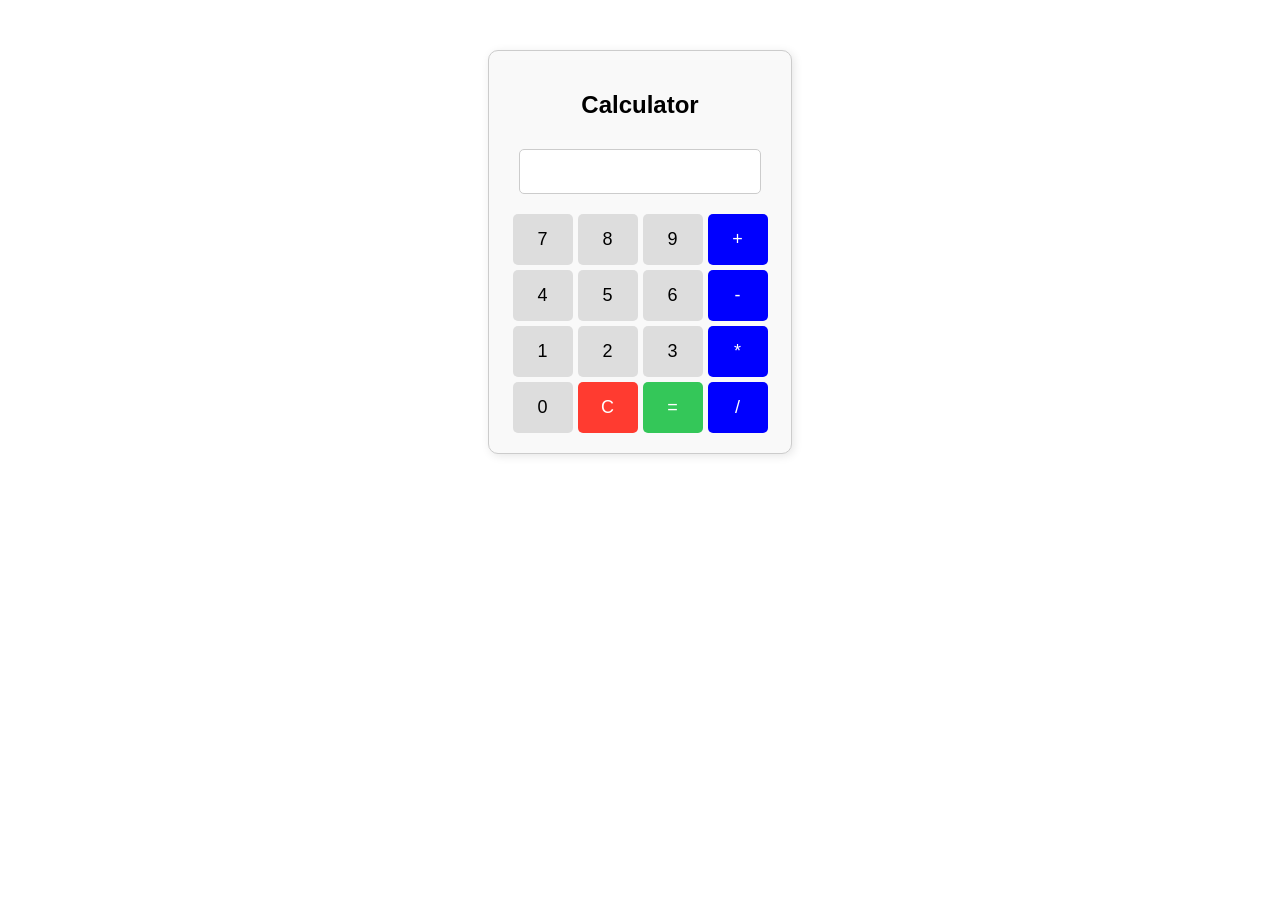
<file: EDGE/Mid term/calculator.html>
<!DOCTYPE html>
<html lang="en">
<head>
    <meta charset="UTF-8">
    <meta name="viewport" content="width=device-width, initial-scale=1.0">
    <title>Calculator</title>
    <link rel="stylesheet" href="style.css">
</head>
<body>
    <div class="calculator">
        <h2>Calculator</h2>
        <input type="text" id="display" readonly>
        <div class="buttons">
            <button class="btn" data-value="7">7</button>
            <button class="btn" data-value="8">8</button>
            <button class="btn" data-value="9">9</button>
            <button class="btn operator" data-value="+">+</button>
            <button class="btn" data-value="4">4</button>
            <button class="btn" data-value="5">5</button>
            <button class="btn" data-value="6">6</button>
            <button class="btn operator" data-value="-">-</button>
            <button class="btn" data-value="1">1</button>
            <button class="btn" data-value="2">2</button>
            <button class="btn" data-value="3">3</button>
            <button class="btn operator" data-value="*">*</button>
            <button class="btn" data-value="0">0</button>
            <button class="btn clear" data-value="C">C</button>
            <button class="btn equal" data-value="=">=</button>
            <button class="btn operator" data-value="/">/</button>
        </div>
    </div>
    <script>
        class Calculator {
            constructor(displayElement) {
                this.displayElement = displayElement;
                this.displayElement.value = "";
            }

            appendValue(value) {
                if (value >= '0' && value <= '9') {
                    this.displayElement.value += value;
                } else if (["+", "-", "*", "/"].includes(value)) {
                    if (this.displayElement.value.length > 0 && !isNaN(this.displayElement.value[this.displayElement.value.length - 1])) {
                        this.displayElement.value += value;
                    }
                } else if (value === "C") {
                    this.clearDisplay();
                } else if (value === "=") {
                    this.calculate();
                }
            }

            clearDisplay() {
                this.displayElement.value = "";
            }

            calculate() {
                try {
                    this.displayElement.value = eval(this.displayElement.value);
                } catch (error) {
                    this.displayElement.value = "Error";
                }
            }
        }

        const display = document.getElementById("display");
        const calculator = new Calculator(display);
        const buttons = document.querySelectorAll(".btn");

        buttons.forEach(button => {
            button.addEventListener("click", () => {
                const value = button.getAttribute("data-value");
                calculator.appendValue(value);
            });
        });
    </script>
</body>
</html>
</file>
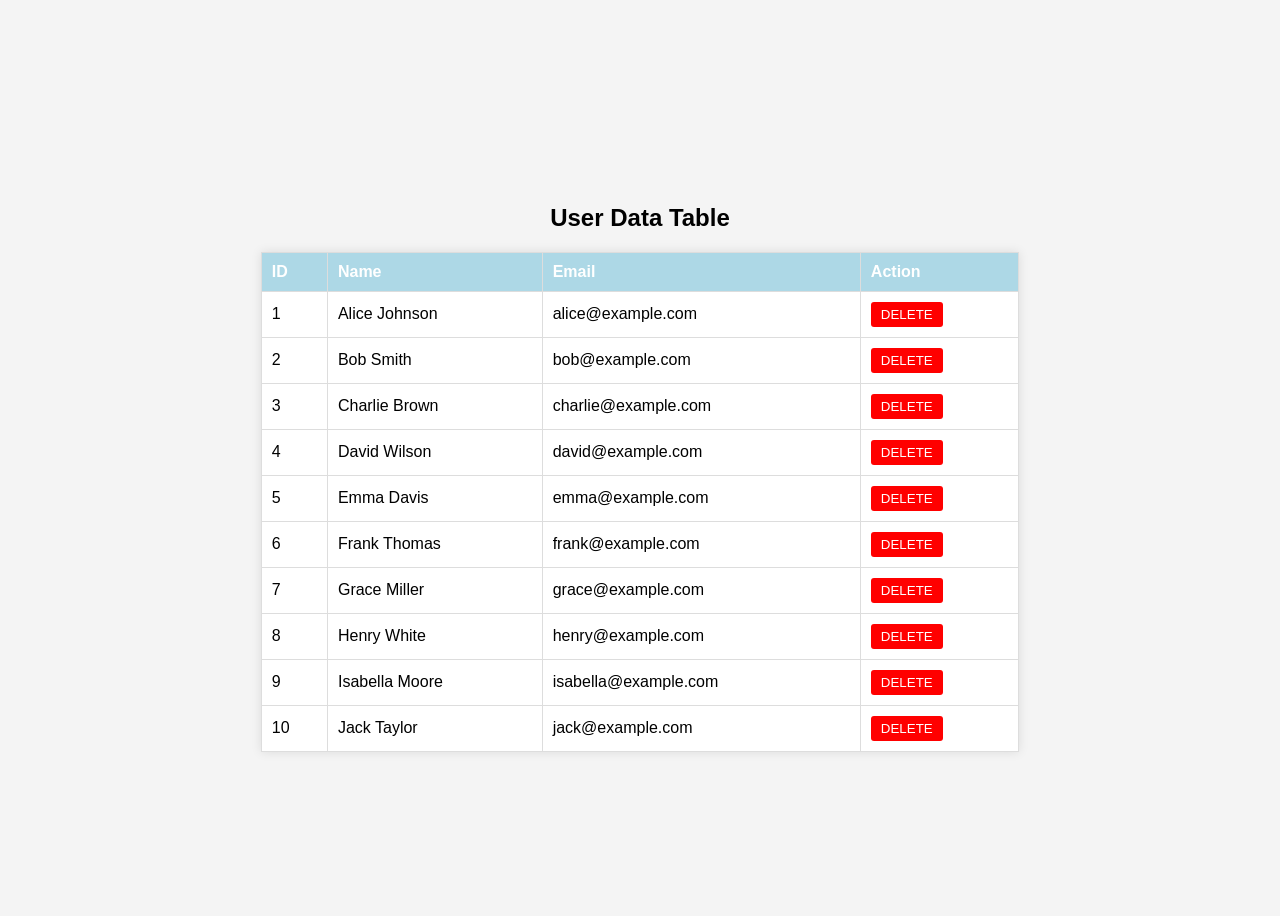
<file: EDGE/Mid term/json.html>
<!DOCTYPE html>
<html lang="en">
<head>
    <meta charset="UTF-8">
    <meta name="viewport" content="width=device-width, initial-scale=1.0">
    <title>JSON Table</title>
    <style>
        body {
            font-family: Arial, sans-serif;
            display: flex;
            justify-content: center;
            align-items: center;
            height: 100vh;
            background-color: #f4f4f4;
            flex-direction: column;
        }

        .container {
            width: 60%;
            margin-top: 20px;
        }

        h2 {
            text-align: center;
        }

        table {
            width: 100%;
            border-collapse: collapse;
            background: white;
            box-shadow: 0px 0px 10px rgba(0, 0, 0, 0.1);
        }

        th, td {
            border: 1px solid #ddd;
            padding: 10px;
            text-align: left;
        }

        th {
            background: lightblue;
            color: white;
        }

        td button {
            background: red;
            color: white;
            border: none;
            padding: 5px 10px;
            cursor: pointer;
            border-radius: 3px;
        }

        td button:hover {
            background: darkred;
        }
    </style>
</head>
<body>

    <div class="container">
        <h2>User Data Table</h2>
        <table id="dataTable">
            <thead>
                <tr>
                    <th>ID</th>
                    <th>Name</th>
                    <th>Email</th>
                    <th>Action</th>
                </tr>
            </thead>
            <tbody>

            </tbody>
        </table>
    </div>

    <script>

        const jsonData = [
            { "id": 1, "name": "Alice Johnson", "email": "alice@example.com" },
            { "id": 2, "name": "Bob Smith", "email": "bob@example.com" },
            { "id": 3, "name": "Charlie Brown", "email": "charlie@example.com" },
            { "id": 4, "name": "David Wilson", "email": "david@example.com" },
            { "id": 5, "name": "Emma Davis", "email": "emma@example.com" },
            { "id": 6, "name": "Frank Thomas", "email": "frank@example.com" },
            { "id": 7, "name": "Grace Miller", "email": "grace@example.com" },
            { "id": 8, "name": "Henry White", "email": "henry@example.com" },
            { "id": 9, "name": "Isabella Moore", "email": "isabella@example.com" },
            { "id": 10, "name": "Jack Taylor", "email": "jack@example.com" }
        ];

        function loadTable() {
            const tableBody = document.querySelector("#dataTable tbody");
            tableBody.innerHTML = ""; 

            jsonData.forEach((item, index) => {
                const row = document.createElement("tr");
                row.innerHTML = `
                    <td>${item.id}</td>
                    <td>${item.name}</td>
                    <td>${item.email}</td>
                    <td><button onclick="deleteRow(${index})">DELETE</button></td>
                `;
                tableBody.appendChild(row);
            });
        }


        function deleteRow(index) {
            jsonData.splice(index, 1); 
            loadTable(); 
        }

        window.onload = loadTable;
    </script>

</body>
</html>
</file>
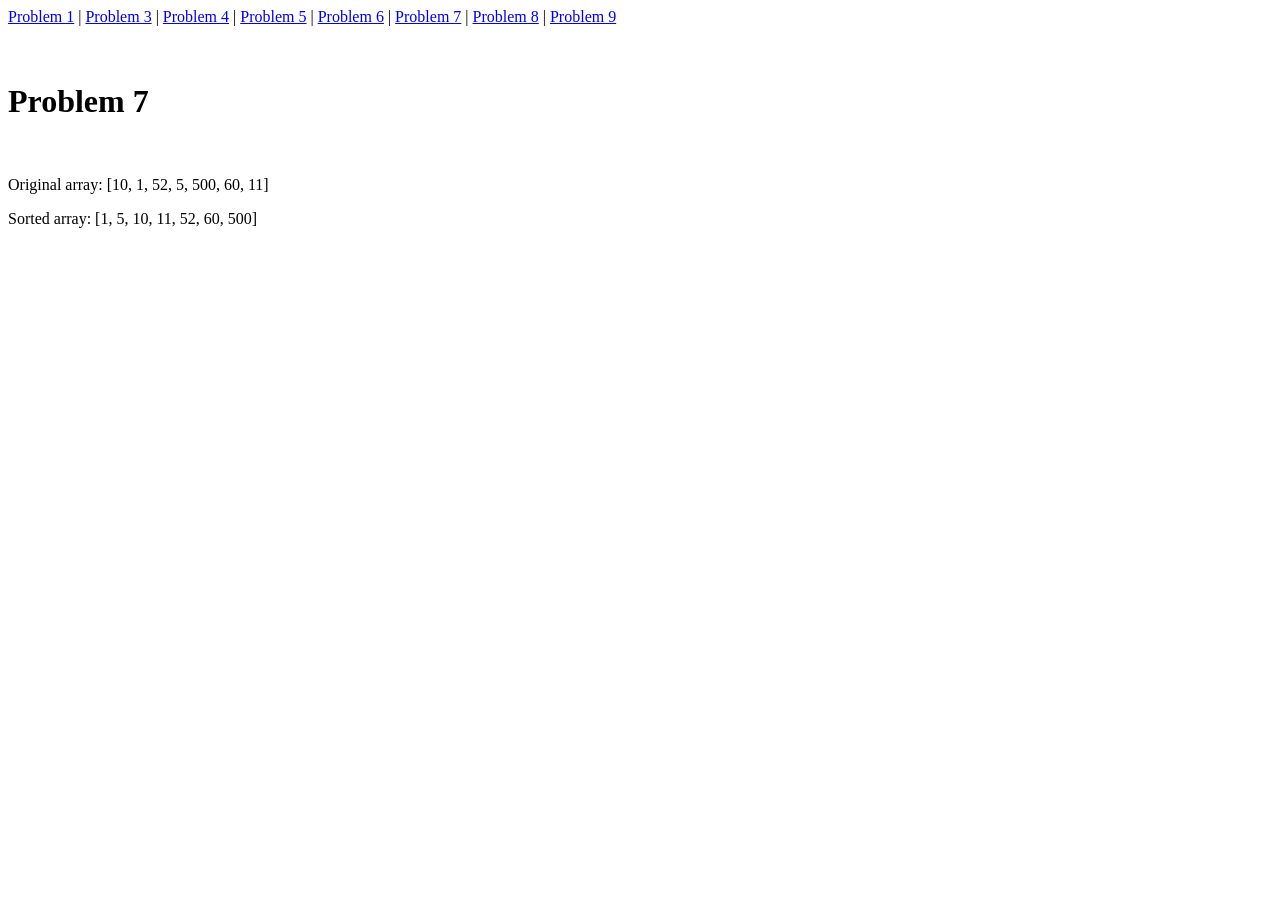
<file: EDGE/Final/Final Exam/answers/seven.html>
<!DOCTYPE html>
<html lang="en">
<head>
    <meta charset="UTF-8">
    <meta name="viewport" content="width=device-width, initial-scale=1.0">
    <title>Problem 7 - Array Sorting</title>
</head>
<body>
    <nav>
        <a href="one.html">Problem 1</a> |
        <a href="three.html">Problem 3</a> |
        <a href="four.html">Problem 4</a> |
        <a href="five.html">Problem 5</a> |
        <a href="six.html">Problem 6</a> |
        <a href="seven.html">Problem 7</a> |
        <a href="eight.html">Problem 8</a> |
        <a href="nine.html">Problem 9</a>
    </nav>
    <br><br>
    <h1>Problem 7</h1><br>
    <div>
        <p>Original array: [10, 1, 52, 5, 500, 60, 11]</p>
        <p>Sorted array: <span id="sortedArray"></span></p>
    </div>

    <script>
        let numbers = [10, 1, 52, 5, 500, 60, 11];
        numbers.sort((a, b) => a - b);
        document.getElementById('sortedArray').textContent = `[${numbers.join(', ')}]`;
    </script>
</body>
</html>
</file>
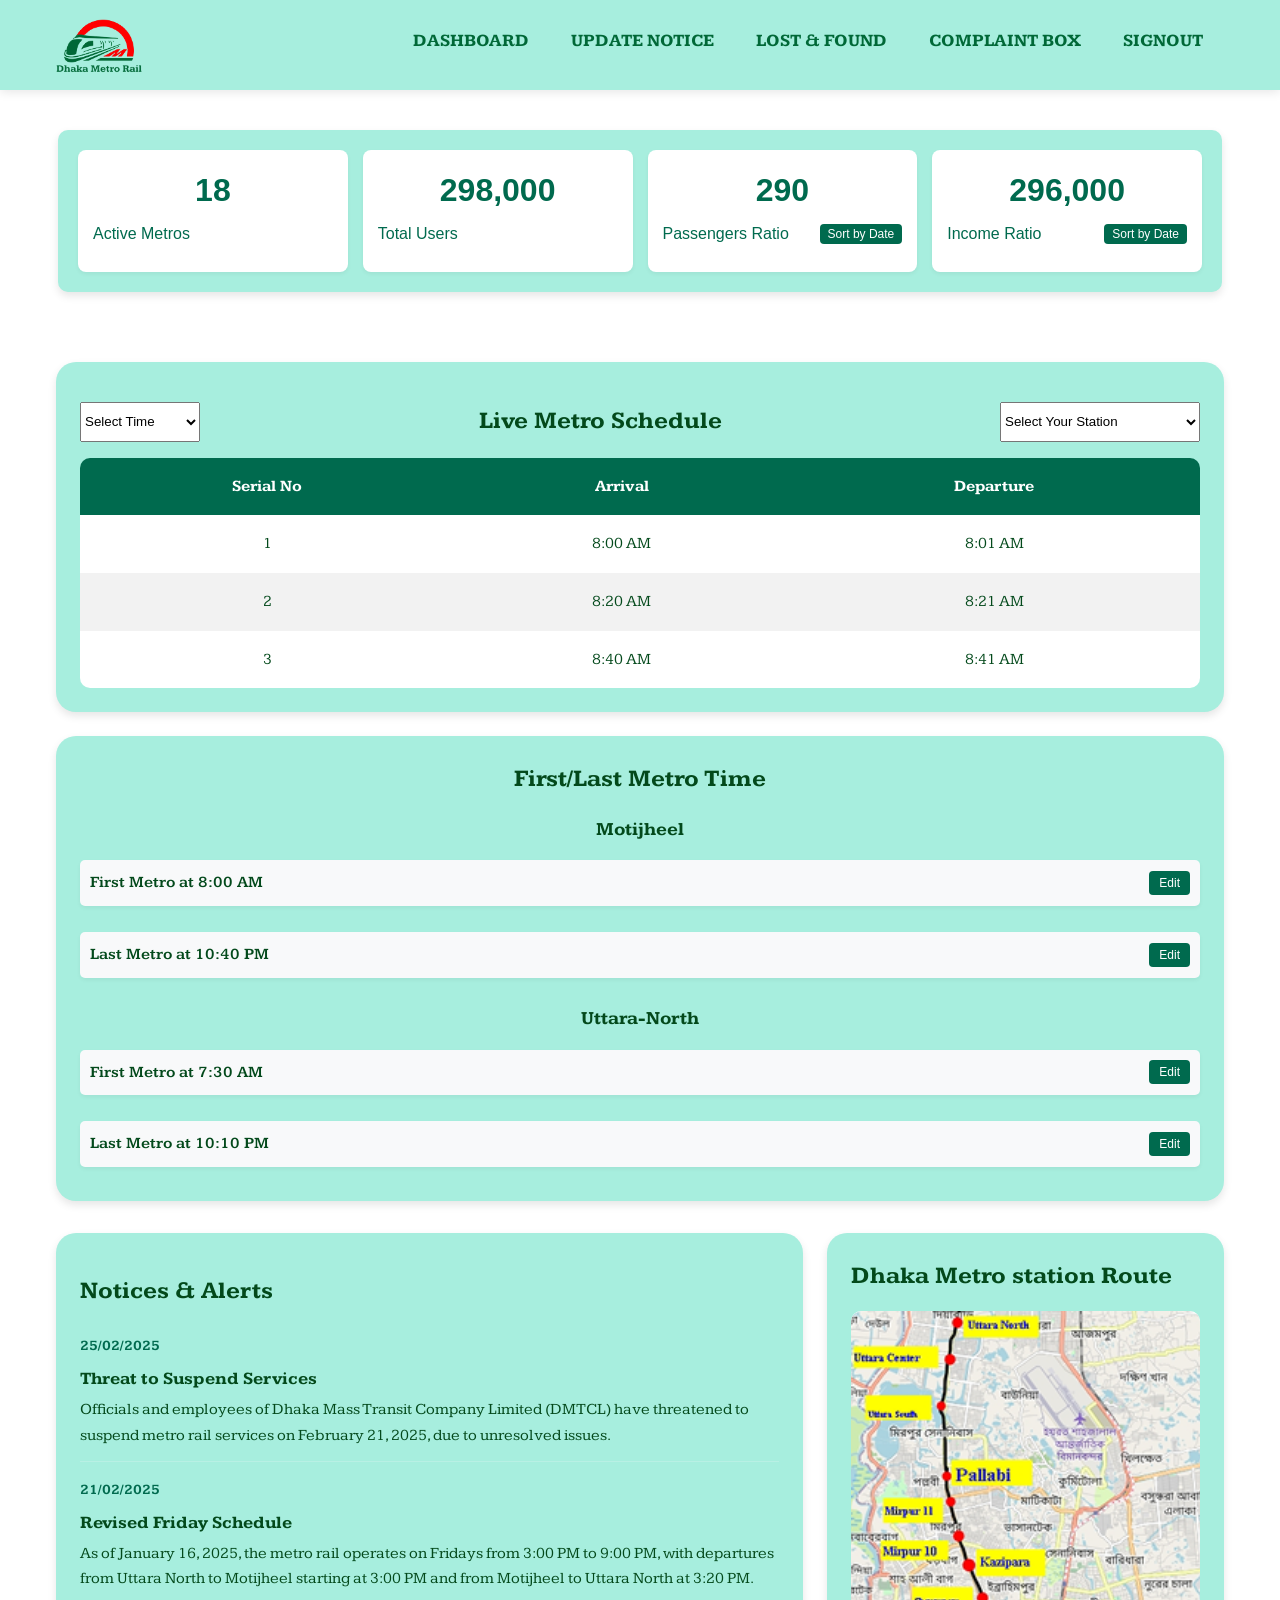
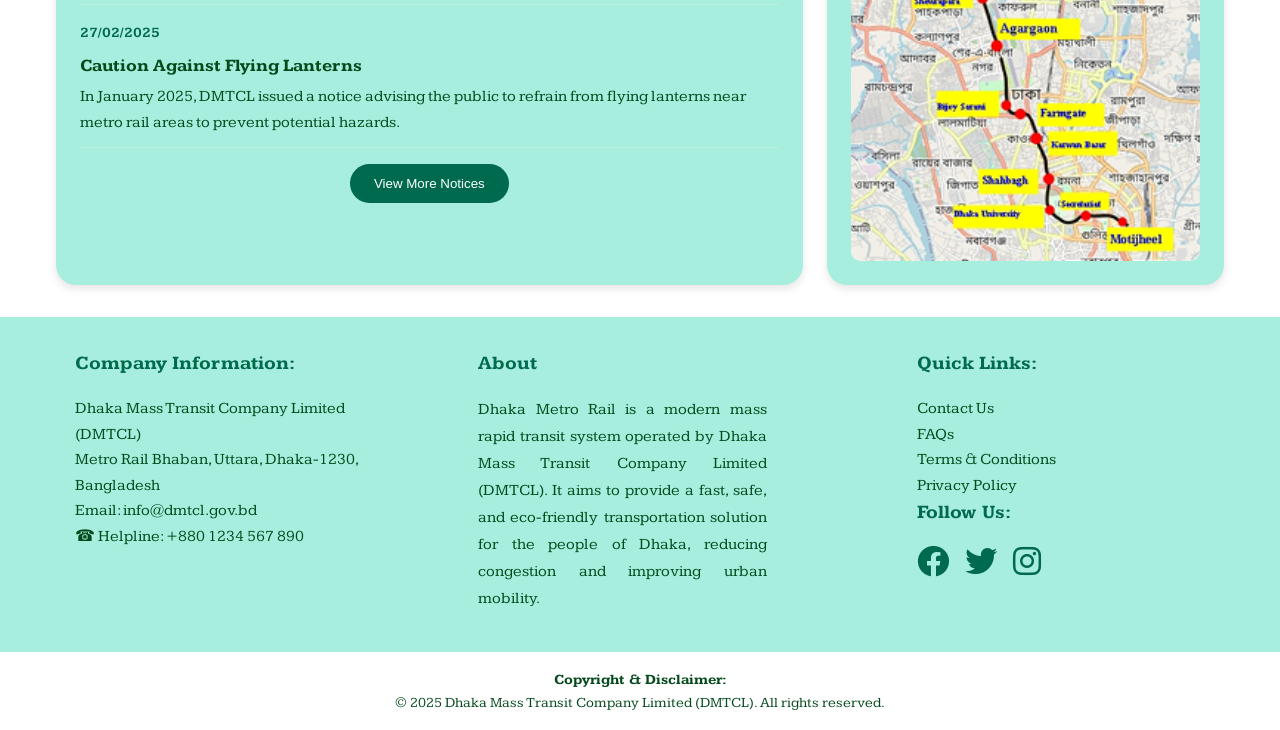
<file: EDGE/Final/Final Project/Dhaka Metro Rail Ticketing System/admindashboard.html>
<!DOCTYPE html>
<html lang="en">
<head>
    <meta charset="UTF-8">
    <meta name="viewport" content="width=device-width, initial-scale=1.0">
    <title>Dhaka Metro Rail</title>
    <link rel="stylesheet" href="https://fonts.googleapis.com/css2?family=Kameron:wght@400;700&display=swap">
    <link rel="stylesheet" href="https://cdnjs.cloudflare.com/ajax/libs/font-awesome/6.0.0/css/all.min.css">
    <link rel="stylesheet" href="css/body.css">
    <link rel="stylesheet" href="css/header.css">
    <link rel="stylesheet" href="css/main.css">
    <link rel="stylesheet" href="css/dasboard.css">
    <link rel="stylesheet" href="css/Footer.css">
    <script src="Js/dashboard.js"></script>
    <script src="Js/index.js"></script>
</head>
<body>
    <header>
        <div class="container header-content">
            <div class="logo">
                <img src="picture/logo.png" alt="Dhaka Metro Rail" />
            </div>
            <button class="hamburger-btn" id="menu-toggle" aria-label="Toggle menu" aria-expanded="false">
                <i class="fas fa-bars"></i>
            </button>
            <nav>
                <ul class="nav-links" id="nav-links">
                    <li><a href="admindashboard.html">DASHBOARD</a></li>
                    <li><a href="updatenotice.html">UPDATE NOTICE</a></li>
                    <li><a href="lost&found.html">LOST & FOUND</a></li>
                    <li><a href="complain.html">COMPLAINT BOX</a></li>
                    <li><a href="index.html" id="signout-link">SIGNOUT</a></li>
                </ul>
            </nav>
        </div>
    </header>


    <div class="stats-card">
        <div class="stats-container">
            <div class="stat-box">
                <div class="stat-value" id="activeMetros">18</div>
                <div class="stat-label">Active Metros</div>
            </div>
            
            <div class="stat-box">
                <div class="stat-value" id="totalUsers">298,000</div>
                <div class="stat-label">Total Users</div>
            </div>
            
            <div class="stat-box">
                <div class="stat-value" id="passengersRatio">290</div>
                <div class="stat-label">
                    <span>Passengers Ratio</span>
                    <button class="sort-btn" onclick="toggleDatePicker('passengers')">Sort by Date</button>
                </div>
                <div class="date-picker" id="passengersDatePicker">
                    <input type="date" id="passengersDateInput">
                    <button onclick="applyDateFilter('passengers')">Apply</button>
                </div>
            </div>
            
            <div class="stat-box">
                <div class="stat-value" id="incomeRatio">296,000</div>
                <div class="stat-label">
                    <span>Income Ratio</span>
                    <button class="sort-btn" onclick="toggleDatePicker('income')">Sort by Date</button>
                </div>
                <div class="date-picker" id="incomeDatePicker">
                    <input type="date" id="incomeDateInput">
                    <button onclick="applyDateFilter('income')">Apply</button>
                </div>
            </div>
        </div>
    </div>

    <main class="container">
        <section>
            <div style="padding-top: 40px;" class="content-row">
                <div class="card schedule-card">
                    <div class="schedule-header">
                        <select class="form-control time-select">
                            <option value="">Select Time</option>
                            <option value="08:00">08:00 AM</option>
                            <option value="09:00">09:00 AM</option>
                            <option value="10:00">10:00 AM</option>
                            <option value="11:00">11:00 AM</option>
                            <option value="12:00">12:00 PM</option>
                            <option value="13:00">01:00 PM</option>
                            <option value="14:00">02:00 PM</option>
                            <option value="15:00">03:00 PM</option>
                            <option value="16:00">04:00 PM</option>
                            <option value="17:00">05:00 PM</option>
                            <option value="18:00">06:00 PM</option>
                            <option value="19:00">07:00 PM</option>
                            <option value="20:00">08:00 PM</option>
                            <option value="21:00">09:00 PM</option>
                            <option value="22:00">10:00 PM</option>
                        </select>
                        <h2>Live Metro Schedule</h2>
                        <select class="form-control station-select">
                            <option value="" disabled selected>Select Your Station</option>
                            <option value="uttara-north">Uttara North</option>
                            <option value="uttara-center">Uttara Center</option>
                            <option value="uttara-south">Uttara South</option>
                            <option value="pallabi">Pallabi</option>
                            <option value="mirpur-11">Mirpur-11</option>
                            <option value="mirpur-10">Mirpur-10</option>
                            <option value="kazipara">Kazipara</option>
                            <option value="shewrapara">Shewrapara</option>
                            <option value="agargaon">Agargaon</option>
                            <option value="bijoy-sarani">Bijoy Sarani</option>
                            <option value="farmgate">Farmgate</option>
                            <option value="karwan-bazar">Karwan Bazar</option>
                            <option value="shahbagh">Shahbagh</option>
                            <option value="dhaka-university">Dhaka University</option>
                            <option value="bangladesh-secretariat">Bangladesh Secretariat</option>
                            <option value="motijheel">Motijheel</option>
                        </select>
                    </div>
                    
                    <div class="table-container">
                        <table>
                            <thead>
                                <tr>
                                    <th>Serial No</th>
                                    <th>Arrival</th>
                                    <th>Departure</th>
                                </tr>
                            </thead>
                            <tbody>
                                <tr>
                                    <td>1</td>
                                    <td>8:00 AM</td>
                                    <td>8:01 AM</td>
                                </tr>
                                <tr>
                                    <td>2</td>
                                    <td>8:20 AM</td>
                                    <td>8:21 AM</td>
                                </tr>
                                <tr>
                                    <td>3</td>
                                    <td>8:40 AM</td>
                                    <td>8:41 AM</td>
                                </tr>
                            </tbody>
                        </table>
                    </div>
                </div>
                
                <div class="card metro-times">
                    <h2>First/Last Metro Time</h2>
                    <h3>Motijheel</h3>
                    <div class="time-box">
                        <span class="time-value">First Metro at 8:00 AM</span>
                        <button class="edit-time-btn" onclick="enableTimeEdit('motijheel-first')">Edit</button>
                        <div class="time-edit" id="motijheel-first-edit">
                            <input type="time" id="motijheel-first-input" value="08:00">
                            <button onclick="saveTimeEdit('motijheel-first')">Save</button>
                            <button onclick="cancelTimeEdit('motijheel-first')">Cancel</button>
                        </div>
                    </div>
                    <div class="time-box">
                        <span style="text-align: center;" class="time-value">Last Metro at 10:40 PM</span>
                        <button class="edit-time-btn" onclick="enableTimeEdit('motijheel-last')">Edit</button>
                        <div class="time-edit" id="motijheel-last-edit">
                            <input type="time" id="motijheel-last-input" value="22:40">
                            <button onclick="saveTimeEdit('motijheel-last')">Save</button>
                            <button onclick="cancelTimeEdit('motijheel-last')">Cancel</button>
                        </div>
                    </div>
                    <h3>Uttara-North</h3>
                    <div class="time-box">
                        <span class="time-value">First Metro at 7:30 AM</span>
                        <button class="edit-time-btn" onclick="enableTimeEdit('uttara-first')">Edit</button>
                        <div class="time-edit" id="uttara-first-edit">
                            <input type="time" id="uttara-first-input" value="07:30">
                            <button onclick="saveTimeEdit('uttara-first')">Save</button>
                            <button onclick="cancelTimeEdit('uttara-first')">Cancel</button>
                        </div>
                    </div>
                    <div class="time-box">
                        <span class="time-value">Last Metro at 10:10 PM</span>
                        <button class="edit-time-btn" onclick="enableTimeEdit('uttara-last')">Edit</button>
                        <div class="time-edit" id="uttara-last-edit">
                            <input type="time" id="uttara-last-input" value="22:10">
                            <button onclick="saveTimeEdit('uttara-last')">Save</button>
                            <button onclick="cancelTimeEdit('uttara-last')">Cancel</button>
                        </div>
                    </div>
                </div>
            </div>
        </section>

        <section class="content-row">
            <div class="card notices-card">
                <h2 class="section-title">Notices & Alerts</h2>
                <div class="notices">
                    <div class="notice-item">
                        <div class="notice-date">25/02/2025</div>
                        <h3 class="notice-title">Threat to Suspend Services</h3>
                        <p>Officials and employees of Dhaka Mass Transit Company Limited (DMTCL) have threatened to suspend metro rail services on February 21, 2025, due to unresolved issues.</p>
                    </div>
                    
                    <div class="notice-item">
                        <div class="notice-date">21/02/2025</div>
                        <h3 class="notice-title">Revised Friday Schedule</h3>
                        <p>As of January 16, 2025, the metro rail operates on Fridays from 3:00 PM to 9:00 PM, with departures from Uttara North to Motijheel starting at 3:00 PM and from Motijheel to Uttara North at 3:20 PM.</p>
                    </div>
                    
                    <div class="notice-item">
                        <div class="notice-date">27/02/2025</div>
                        <h3 class="notice-title">Caution Against Flying Lanterns</h3>
                        <p>In January 2025, DMTCL issued a notice advising the public to refrain from flying lanterns near metro rail areas to prevent potential hazards.</p>
                    </div>
                    <button id="viewAllBtn" class="btn">
                        <a href="notice.html">View More Notices</a>
                    </button>
                </div>
            </div>
            
            <div class="card metro-map-card">
                <h2>Dhaka Metro station Route</h2>
                <div class="map-container">
                    <img src="picture/station list.png" alt="Metro Map">
                </div>
            </div>
        </section>
    </main>

    <footer class="footer">
        <div class="footer-container">
            <div class="footer-section">
                <h3>Company Information:</h3>
                <p>Dhaka Mass Transit Company Limited (DMTCL)</p>
                <p>Metro Rail Bhaban, Uttara, Dhaka-1230, Bangladesh</p>
                <p>Email: info@dmtcl.gov.bd</p>
                <p>☎ Helpline: +880 1234 567 890</p>
            </div>
            <div style="margin-left: 50px;padding-left: 50px;" class="footer-section">
                <h3>About</h3>
                <p style="line-height: 3ch;text-align: justify;">Dhaka Metro Rail is a modern mass rapid transit system operated by Dhaka Mass Transit Company Limited (DMTCL). It aims to provide a fast, safe, and eco-friendly transportation solution for the people of Dhaka, reducing congestion and improving urban mobility.</p>
            </div>
            <div style="margin-left: 120px;" class="footer-section">
                <h3>Quick Links:</h3>
                <p>Contact Us</p>
                <p>FAQs</p>
                <p>Terms & Conditions</p>
                <p>Privacy Policy</p>
                <h3>Follow Us:</h3>
                <div class="social-icons">
                    <a href="https://www.facebook.com" target="_blank" class="text-dark me-3"><i class="fab fa-facebook fa-2x"></i></a>
                    <a href="https://twitter.com" target="_blank" class="text-dark me-3"><i class="fab fa-twitter fa-2x"></i></a>
                    <a href="https://www.instagram.com" target="_blank" class="text-dark me-3"><i class="fab fa-instagram fa-2x"></i></a>
                </div>
            </div>
        </div>
    </footer>
    <div class="copyright">
        <p><strong>Copyright & Disclaimer:</strong></p>
        <p>&copy; 2025 Dhaka Mass Transit Company Limited (DMTCL). All rights reserved.</p>
    </div>
</body>
</html>
</file>
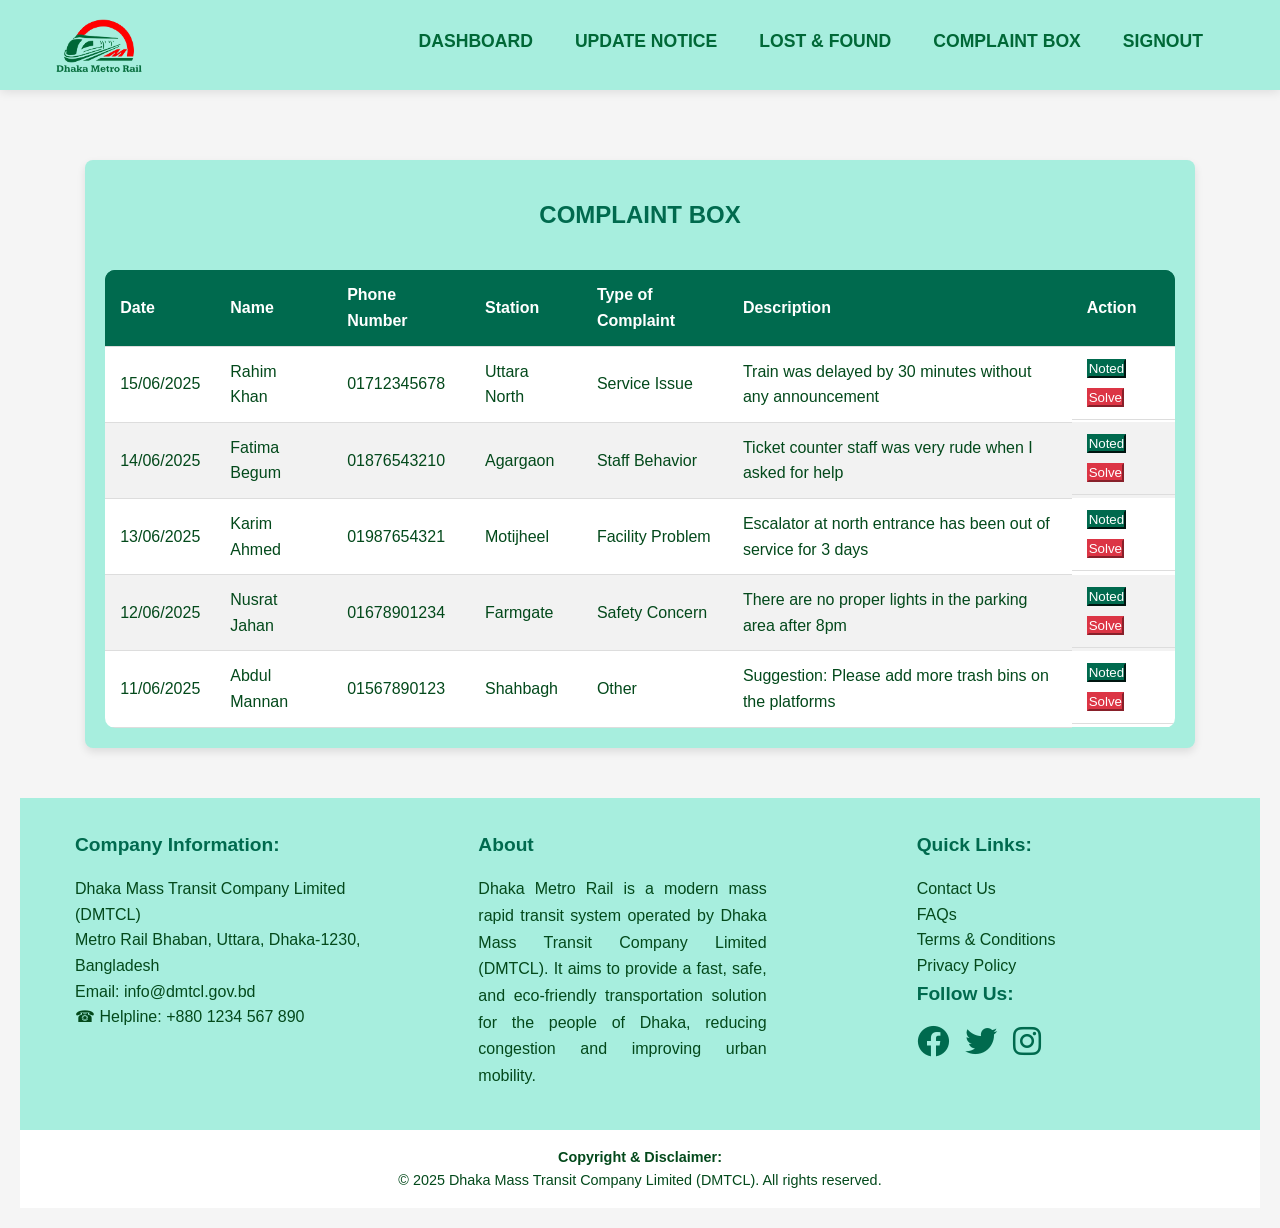
<file: EDGE/Final/Final Project/Dhaka Metro Rail Ticketing System/complain.html>
<!DOCTYPE html>
<html lang="en">
<head>
    <meta charset="UTF-8">
    <meta name="viewport" content="width=device-width, initial-scale=1.0">
    <title>Dhaka Metro Rail</title>
    <link rel="stylesheet" href="https://fonts.googleapis.com/css2?family=Kameron:wght@400;700&display=swap">
    <link rel="stylesheet" href="https://cdnjs.cloudflare.com/ajax/libs/font-awesome/6.0.0/css/all.min.css">
    <link rel="stylesheet" href="css/body.css">
    <link rel="stylesheet" href="css/header.css">
    <link rel="stylesheet" href="css/main.css">
    <link rel="stylesheet" href="css/complain.css">
    <link rel="stylesheet" href="css/Footer.css">
    <script src="Js/dashboard.js"></script>
    <script src="Js/index.js"></script>
</head>
<body>
    <header>
        <div class="container header-content">
            <div class="logo">
                <img src="picture/logo.png" alt="Dhaka Metro Rail" />
            </div>
            <button class="hamburger-btn" id="menu-toggle" aria-label="Toggle menu" aria-expanded="false">
                <i class="fas fa-bars"></i>
            </button>
            <nav>
                <ul class="nav-links" id="nav-links">
                    <li><a href="admindashboard.html">DASHBOARD</a></li>
                    <li><a href="updatenotice.html">UPDATE NOTICE</a></li>
                    <li><a href="lost&found.html">LOST & FOUND</a></li>
                    <li><a href="complain.html">COMPLAINT BOX</a></li>
                    <li><a href="index.html" id="signout-link">SIGNOUT</a></li>
                </ul>
            </nav>
        </div>
    </header>
    
    <div style="padding-top: 120px;padding-bottom: 30px;" class="container">
        <div class="card">
            <h2 style="padding-top: 16px;padding-bottom: 16px; text-align: center;">COMPLAINT BOX</h2>
            <table class="complaint-table">
                <thead>
                    <tr>
                        <th>Date</th>
                        <th>Name</th>
                        <th>Phone Number</th>
                        <th>Station</th>
                        <th>Type of Complaint</th>
                        <th>Description</th>
                        <th>Action</th>
                    </tr>
                </thead>
                <tbody id="complaintTableBody">
                    <tr>
                        <td>15/06/2025</td>
                        <td>Rahim Khan</td>
                        <td>01712345678</td>
                        <td>Uttara North</td>
                        <td>Service Issue</td>
                        <td>Train was delayed by 30 minutes without any announcement</td>
                        <td class="action-buttons">
                            <button class="btn-noted" onclick="markAsNoted(this)">Noted</button>
                            <button class="btn-solve" onclick="solveComplaint(this)">Solve</button>
                        </td>
                    </tr>
                    <tr>
                        <td>14/06/2025</td>
                        <td>Fatima Begum</td>
                        <td>01876543210</td>
                        <td>Agargaon</td>
                        <td>Staff Behavior</td>
                        <td>Ticket counter staff was very rude when I asked for help</td>
                        <td class="action-buttons">
                            <button class="btn-noted" onclick="markAsNoted(this)">Noted</button>
                            <button class="btn-solve" onclick="solveComplaint(this)">Solve</button>
                        </td>
                    </tr>
                    <tr>
                        <td>13/06/2025</td>
                        <td>Karim Ahmed</td>
                        <td>01987654321</td>
                        <td>Motijheel</td>
                        <td>Facility Problem</td>
                        <td>Escalator at north entrance has been out of service for 3 days</td>
                        <td class="action-buttons">
                            <button class="btn-noted" onclick="markAsNoted(this)">Noted</button>
                            <button class="btn-solve" onclick="solveComplaint(this)">Solve</button>
                        </td>
                    </tr>
                    <tr>
                        <td>12/06/2025</td>
                        <td>Nusrat Jahan</td>
                        <td>01678901234</td>
                        <td>Farmgate</td>
                        <td>Safety Concern</td>
                        <td>There are no proper lights in the parking area after 8pm</td>
                        <td class="action-buttons">
                            <button class="btn-noted" onclick="markAsNoted(this)">Noted</button>
                            <button class="btn-solve" onclick="solveComplaint(this)">Solve</button>
                        </td>
                    </tr>
                    <tr>
                        <td>11/06/2025</td>
                        <td>Abdul Mannan</td>
                        <td>01567890123</td>
                        <td>Shahbagh</td>
                        <td>Other</td>
                        <td>Suggestion: Please add more trash bins on the platforms</td>
                        <td class="action-buttons">
                            <button class="btn-noted" onclick="markAsNoted(this)">Noted</button>
                            <button class="btn-solve" onclick="solveComplaint(this)">Solve</button>
                        </td>
                    </tr>
                </tbody>
            </table>
        </div>
    </div>
    <footer class="footer">
        <div class="footer-container">
            <div class="footer-section">
                <h3>Company Information:</h3>
                <p>Dhaka Mass Transit Company Limited (DMTCL)</p>
                <p>Metro Rail Bhaban, Uttara, Dhaka-1230, Bangladesh</p>
                <p>Email: info@dmtcl.gov.bd</p>
                <p>☎ Helpline: +880 1234 567 890</p>
            </div>
            <div style="margin-left: 50px;padding-left: 50px;" class="footer-section">
                <h3>About</h3>
                <p style="line-height: 3ch;text-align: justify;">Dhaka Metro Rail is a modern mass rapid transit system operated by Dhaka Mass Transit Company Limited (DMTCL). It aims to provide a fast, safe, and eco-friendly transportation solution for the people of Dhaka, reducing congestion and improving urban mobility.</p>
            </div>
            <div style="margin-left: 120px;" class="footer-section">
                <h3>Quick Links:</h3>
                <p>Contact Us</p>
                <p>FAQs</p>
                <p>Terms & Conditions</p>
                <p>Privacy Policy</p>
                <h3>Follow Us:</h3>
                <div class="social-icons">
                    <a href="https://www.facebook.com" target="_blank" class="text-dark me-3"><i class="fab fa-facebook fa-2x"></i></a>
                    <a href="https://twitter.com" target="_blank" class="text-dark me-3"><i class="fab fa-twitter fa-2x"></i></a>
                    <a href="https://www.instagram.com" target="_blank" class="text-dark me-3"><i class="fab fa-instagram fa-2x"></i></a>
                </div>
            </div>
        </div>
    </footer>
<div class="copyright">
    <p><strong>Copyright & Disclaimer:</strong></p>
    <p>&copy; 2025 Dhaka Mass Transit Company Limited (DMTCL). All rights reserved.</p>
</div>
<script>
    function markAsNoted(button) {
        // Toggle the 'noted' class on the button
        button.classList.toggle('noted');
        
        // Change the button text based on state
        if (button.classList.contains('noted')) {
            button.textContent = '✓ Noted';
        } else {
            button.textContent = 'Noted';
        }
    }
    
    function solveComplaint(button) {
        if (confirm('Are you sure you want to mark this complaint as solved? This action cannot be undone.')) {
            // Find the parent row and remove it
            const row = button.closest('tr');
            row.parentNode.removeChild(row);
            
            // In a real application, you would also update your database here
            alert('Complaint has been marked as solved and removed from the list.');
        }
    }
    
    // Add event listener for signout
    document.getElementById('signout-link').addEventListener('click', function(e) {
        e.preventDefault();
        if (confirm('Are you sure you want to sign out?')) {
            // In a real app, you would handle signout logic here
            alert('You have been signed out successfully.');
            window.location.href = 'index.html';
        }
    });
</script>
</body>
</html>
</file>
<file: EDGE/Mid term/style.css>
body {
            font-family: Arial, sans-serif;
            text-align: center;
            margin: 50px;
        }
        .calculator {
            display: inline-block;
            padding: 20px;
            border: 1px solid #ccc;
            border-radius: 10px;
            box-shadow: 2px 2px 10px rgba(0, 0, 0, 0.1);
            background: #f9f9f9;
        }
        input {
            width: 220px;
            padding: 10px;
            margin: 10px;
            text-align: right;
            font-size: 20px;
            border: 1px solid #ccc;
            border-radius: 5px;
        }
        .buttons {
            display: grid;
            grid-template-columns: repeat(4, 60px);
            gap: 5px;
            justify-content: center;
            margin-top: 10px;
        }
        button {
            padding: 15px;
            font-size: 18px;
            cursor: pointer;
            border: none;
            border-radius: 5px;
            background: #ddd;
            transition: 0.3s;
        }
        button:hover {
            background: lightblue;
        }
        .operator {
            background: blue;
            color: white;
        }
        .operator:hover {
            background: darkblue;
        }
        .equal {
            background: #34c759;
            color: white;
        }
        .equal:hover {
            background: #28a745;
        }
        .clear {
            background: #ff3b30;
            color: white;
        }
        .clear:hover {
            background: #d32f2f;
        }
</file>
<file: EDGE/Final/Final Project/Dhaka Metro Rail Ticketing System/css/body.css>
:root {
    --primary-green: #006837;
    --secondary-green: #5ac6af;
    --light-green: #a7eede;
    --white: #ffffff;
    --black: #000000;
    --dark-text: #03491b;
    --medium-text: #006a4e;
    --light-text: #caf4eb;
}

* {
    box-sizing: border-box;
    margin: 0;
    padding: 0;
}

body {
    font-family: 'Kameron', sans-serif;
    background-color: var(--white);
    color: var(--dark-text);
    line-height: 1.6;
    overflow-x: hidden;
}

.container {
    width: 100%;
    max-width: 1200px;
    margin: 0 auto;
    padding: 0 20px;
}

@media (max-width: 768px) {
    .container {
        padding: 0 15px;
    }
}
</file>
<file: EDGE/Final/Final Project/Dhaka Metro Rail Ticketing System/css/header.css>
header {
  background-color: var(--light-green);
  padding: 1rem 0;
  position: fixed;
  top: 0;
  left: 0;
  right: 0;
  z-index: 1000;
  height: 90px;
  box-shadow: 0 2px 10px rgba(0,0,0,0.1);
  transition: background-color 0.3s ease;
}

header.transparent {
  background-color: rgba(167, 238, 222, 0.9);
}

.container {
  width: 100%;
  max-width: 1200px;
  margin: 0 auto;
  padding: 0 1rem;
}

.header-content {
  display: flex;
  justify-content: space-between;
  align-items: center;
  height: 100%;
}

.logo img {
  max-height: 70px;
  width: auto;
  transition: all 0.3s ease;
}

nav {
  display: flex;
  align-items: center;
}

.nav-links {
  list-style: none;
  display: flex;
  align-items: center;
  margin: 0;
  padding: 0;
}

.nav-links li {
  margin: 0 5px;
  position: relative;
}

.nav-links a {
  text-decoration: none;
  color: var(--primary-green);
  font-size: 1.1rem;
  padding: 0.5rem 1rem;
  border-radius: 8px;
  transition: all 0.3s ease-in-out;
  position: relative;
  overflow: hidden;
  font-weight: 700;
  display: inline-block;
}

.nav-links a::before {
  content: "";
  position: absolute;
  bottom: 0;
  left: 50%;
  width: 0;
  height: 3px;
  background: var(--primary-green);
  transition: width 0.3s ease-in-out, left 0.3s ease-in-out;
}

.nav-links a:hover::before, 
.nav-links a:focus::before {
  width: 100%;
  left: 0;
}

.nav-links a:hover, 
.nav-links a:focus {
  background: rgba(255, 255, 255, 0.2);
  transform: scale(1.1);
}

.hamburger-btn {
  background: none;
  border: none;
  color: var(--primary-green);
  font-size: 30px;
  cursor: pointer;
  transition: transform 0.3s;
  padding: 5px;
  display: none;
}

.hamburger-btn:hover {
  transform: rotate(90deg);
}

/* Responsive Styles */
@media (max-width: 768px) {
  body {
      padding-top: 80px;
  }
  
  header {
      height: auto;
      min-height: 80px;
      padding: 0.5rem 0;
  }
  
  .header-content {
      flex-wrap: wrap;
  }
  
  .hamburger-btn {
      display: block;
      order: 2;
  }
  
  .logo {
      order: 1;
  }
  
  nav {
      order: 3;
      width: 100%;
  }
  
  .nav-links {
      flex-direction: column;
      width: 100%;
      max-height: 0;
      overflow: hidden;
      transition: max-height 0.3s ease;
  }
  
  .nav-links.active {
      max-height: 500px;
      padding: 1rem 0;
  }
  
  .nav-links li {
      width: 100%;
      text-align: center;
      margin: 0.5rem 0;
  }
  
  .nav-links a {
      display: block;
      padding: 0.8rem 1rem;
  }
}

@media (max-width: 480px) {
  .logo img {
      max-height: 60px;
  }
}
</file>
<file: EDGE/Final/Final Project/Dhaka Metro Rail Ticketing System/css/main.css>
main {
    padding: 2rem 0;
    margin-top: 90px;
}

.content-row {
    display: flex;
    gap: 1.5rem;
    margin-bottom: 2rem;
    flex-wrap: wrap;
}

.card {
    background-color: #a7eede;
    border-radius: 20px;
    padding: 1.5rem;
    flex: 1 1 100%;
    min-width: 0;
    box-shadow: 0 4px 8px rgba(0,0,0,0.1);
    transition: transform 0.3s ease, box-shadow 0.3s ease;
}

.card:hover {
    transform: translateY(-5px);
    box-shadow: 0 6px 12px rgba(0,0,0,0.15);
}

.schedule-card {
    flex: 2;
}

.schedule-header {
    display: flex;
    justify-content: space-between;
    margin-bottom: 1rem;
    align-items: center;
    flex-wrap: wrap;
}

.schedule-header h2 {
    margin: 0;
    padding-top: 15px;
    text-align: center;
    flex-grow: 1;
}

.schedule-header select {
    width: 120px;
    height: 40px;
    margin-top: 1rem;
}

.station-select {
    width: 200px !important;
}

.table-container {
    overflow-x: auto;
}

table {
    width: 100%;
    border-collapse: collapse;
    border-radius: 10px;
    overflow: hidden;
}

thead {
    background-color: #006a4e;
    color: white;
}

th, td {
    padding: 1rem;
    text-align: center;
}

tbody tr:nth-child(odd) {
    background-color: white;
}

tbody tr:nth-child(even) {
    background-color: #f2f2f2;
}

.metro-times {
    display: grid;
    grid-template-columns: 1fr;
    gap: 1rem;
    text-align: center;
}

.time-box {
    background-color: white;
    padding: 0.75rem;
    border-radius: 12px;
    margin: 0;
    font-weight: 600;
    box-shadow: 0 2px 4px rgba(0,0,0,0.05);
}

.notices-card {
    flex: 2;
}

.section-title {
    color: #03491b;
    padding-top: 15px;
}

.notices {
    margin-top: 1.5rem;
}

.notice-item {
    margin-bottom: 1rem;
    padding-bottom: 0.75rem;
    border-bottom: 1px solid rgba(202, 244, 235, 0.5);
}

.notice-date {
    font-weight: 700;
    color: var(--medium-text);
    font-size: 0.9rem;
}

.notice-title {
    font-weight: 700;
    margin: 0.5rem 0 0.25rem;
    color: var(--dark-text);
    font-size: 1.1rem;
}

#viewAllBtn {
    display: block;
    margin: 1rem auto;
    background-color: #006a4e;
    color: white;
    border: none;
    padding: 0.75rem 1.5rem;
    border-radius: 45px;
    cursor: pointer;
}

#viewAllBtn a {
    text-decoration: none;
    color: white;
}

.metro-map-card {
    flex: 1;
}

.map-container {
    background-color: white;
    border-radius: 10px;
    margin-top: 1rem;
    width: 100%;
    height: 550px;
    overflow: hidden;
}

.map-container img {
    width: 100%;
    height: 100%;
    object-fit: cover;
    border-radius: 10px;
}

@media (max-width: 992px) {
    .content-row {
        flex-direction: column;
    }
    
    .card {
        flex: 1 1 100%;
    }
    
    .schedule-header {
        flex-direction: column;
    }
    
    .schedule-header select {
        width: 100%;
        max-width: 100%;
    }
    
    .station-select {
        width: 100% !important;
    }
    
    .metro-times {
        grid-template-columns: 1fr 1fr;
    }
    
    .map-container {
        height: 400px;
    }
}

@media (max-width: 768px) {
    main {
        padding: 1.5rem 0;
    }
    
    .metro-times {
        grid-template-columns: 1fr;
    }
    
    .map-container {
        height: 350px;
    }
}

@media (max-width: 480px) {
    th, td {
        padding: 0.75rem 0.5rem;
    }
    
    .map-container {
        height: 300px;
    }
}
</file>
<file: EDGE/Final/Final Project/Dhaka Metro Rail Ticketing System/css/dasboard.css>
.stats-card {
    background-color: #a7eede;
    border-radius: 10px;
    padding: 20px;
    max-width: 1164px;
    margin: 20px auto 30px;
    box-shadow: 0 4px 8px rgba(0, 0, 0, 0.1);
    font-family: Arial, sans-serif;
    margin-top: 130px;
}

.stats-container {
    display: grid;
    grid-template-columns: repeat(auto-fit, minmax(200px, 1fr));
    gap: 15px;
}

.stat-box {
    background-color: white;
    border-radius: 8px;
    padding: 15px;
    text-align: center;
    box-shadow: 0 2px 4px rgba(0, 0, 0, 0.05);
    position: relative;
}

.stat-value {
    font-size: clamp(24px, 3vw, 32px);
    font-weight: bold;
    color: #006a4e;
    margin-bottom: 5px;
}

.stat-label {
    font-size: clamp(14px, 2vw, 16px);
    color: #006a4e;
    margin-bottom: 10px;
    display: flex;
    justify-content: space-between;
    align-items: center;
    flex-wrap: wrap;
}

.sort-btn {
    background-color: #006a4e;
    color: white;
    border: none;
    border-radius: 4px;
    padding: 3px 8px;
    font-size: 12px;
    cursor: pointer;
    transition: background-color 0.3s;
    margin-left: 10px;
    white-space: nowrap;
}

.sort-btn:hover {
    background-color: #03491b;
}

.date-picker {
    position: absolute;
    top: 100%;
    right: 0;
    background: white;
    border: 1px solid #ddd;
    border-radius: 5px;
    padding: 10px;
    z-index: 10;
    box-shadow: 0 2px 10px rgba(0,0,0,0.1);
    display: none;
    width: max-content;
    max-width: 100%;
}

.date-picker input[type="date"] {
    padding: 5px;
    border: 1px solid #ddd;
    border-radius: 4px;
    margin-right: 5px;
    width: 100%;
    box-sizing: border-box;
}

.date-picker button {
    background-color: #006a4e;
    color: white;
    border: none;
    border-radius: 4px;
    padding: 5px 10px;
    cursor: pointer;
    margin-top: 5px;
    width: 100%;
}

/* Time edit styles */
.time-box {
    position: relative;
    background-color: #f8f9fa;
    border-radius: 5px;
    padding: 10px;
    margin-bottom: 10px;
    display: flex;
    justify-content: space-between;
    align-items: center;
    text-align: center;
    flex-wrap: wrap;
    gap: 5px;
}

.edit-time-btn {
    background-color: #006a4e;
    color: white;
    border: none;
    border-radius: 4px;
    padding: 5px 10px;
    cursor: pointer;
    font-size: 12px;
}

.edit-time-btn:hover {
    background-color: #03491b;
}

.time-edit {
    position: absolute;
    right: 0;
    top: 100%;
    background: white;
    padding: 10px;
    border-radius: 5px;
    box-shadow: 0 2px 5px rgba(0,0,0,0.2);
    z-index: 10;
    display: none;
    flex-direction: column;
    gap: 5px;
    width: max-content;
    max-width: 100%;
}

.time-edit input[type="time"] {
    padding: 5px;
    border: 1px solid #ddd;
    border-radius: 4px;
    width: 100%;
}

.time-edit-buttons {
    display: flex;
    gap: 5px;
    flex-wrap: wrap;
}

.time-edit button {
    padding: 5px 10px;
    border: none;
    border-radius: 4px;
    cursor: pointer;
    flex: 1;
    min-width: 60px;
}

.time-edit button:first-of-type {
    background-color: #006a4e;
    color: white;
}

.time-edit button:last-of-type {
    background-color: #f8f9fa;
    color: #333;
}

/* Media Queries */
@media (max-width: 768px) {
    .stats-container {
        grid-template-columns: repeat(2, 1fr);
        gap: 10px;
    }
    
    .stat-box {
        padding: 10px;
    }
    
    .stat-label {
        flex-direction: column;
        align-items: center;
    }
    
    .sort-btn {
        margin-left: 0;
        margin-top: 5px;
    }
}

@media (max-width: 480px) {
    .stats-container {
        grid-template-columns: 1fr;
    }
    
    .stats-card {
        padding: 15px;
        margin: 15px auto;
    }
    
    .date-picker {
        position: fixed;
        left: 50%;
        transform: translateX(-50%);
        top: 50%;
    }
    
    .time-edit {
        position: fixed;
        left: 50%;
        transform: translateX(-50%);
        top: 50%;
    }
}
</file>
<file: EDGE/Final/Final Project/Dhaka Metro Rail Ticketing System/css/Footer.css>
.footer {
    background-color: var(--light-green);
    padding: 2rem 1rem 1rem;
}

.footer-container {
    display: flex;
    justify-content: space-between;
    flex-wrap: wrap;
    max-width: 1200px;
    margin: 0 auto;
    padding: 0 20px;
}

.footer-section {
    flex: 1;
    min-width: 250px;
    padding: 0 15px;
    margin-bottom: 1.5rem;
}

.footer-section h3 {
    font-weight: 700;
    font-size: 1.2rem;
    margin-bottom: 1rem;
    color: #006a4e;
}

.about-section p {
    line-height: 1.6;
    text-align: justify;
}

.social-icons {
    display: flex;
    gap: 1rem;
    margin-top: 1rem;
}

.social-icons a {
    color: #006a4e;
    font-size: 1rem;
    transition: color 0.3s ease;
}

.social-icons a:hover {
    color: #03491b;
}

.copyright {
    text-align: center;
    padding: 1rem 0;
    margin-top: 0;
    font-size: 0.9rem;
    background-color: white;
}

@media (max-width: 992px) {
    .footer-container {
        flex-direction: column;
        gap: 2rem;
    }
    
    .footer-section {
        width: 100%;
        padding: 0;
        margin-left: 0 !important;
    }
    
    .about-section {
        margin-left: 0;
        padding-left: 0;
    }
}

@media (max-width: 768px) {
    .footer {
        padding: 2rem 1rem 1rem;
    }
}
</file>
<file: EDGE/Final/Final Project/Dhaka Metro Rail Ticketing System/css/complain.css>
* {
    box-sizing: border-box;
    font-family: Arial, sans-serif;
}

body {
    margin: 0;
    padding: 20px;
    background-color: #f5f5f5;
}

.card {
    background-color: #a7eede;
    border-radius: 8px;
    box-shadow: 0 4px 8px rgba(0,0,0,0.1);
    padding: 20px;
    margin: 20px auto;
    max-width: 1200px;
    width: 95%;
}

.card h2 {
    text-align: center;
    color: #006a4e;
    margin: 0;
    padding: 30px 0;
}

.table-container {
    overflow-x: auto;
    -webkit-overflow-scrolling: touch;
    margin: 0 -10px;
    padding: 0 10px;
}

.complaint-table {
    width: 100%;
    border-collapse: collapse;
    margin-top: 20px;
    min-width: 600px;
}

.complaint-table th, 
.complaint-table td {
    padding: 12px 15px;
    text-align: left;
    border-bottom: 1px solid #ddd;
}

.complaint-table th {
    background-color: #006a4e;
    color: white;
    position: sticky;
    top: 0;
}

.complaint-table tr:hover {
    background-color: rgba(255,255,255,0.7);
}

.action-buttons {
    display: flex;
    gap: 10px;
    flex-wrap: wrap;
}

.btn {
    padding: 8px 12px;
    border-radius: 4px;
    cursor: pointer;
    font-weight: bold;
    transition: all 0.3s;
    border: 1px solid;
    white-space: nowrap;
}

.btn-noted {
    background-color: #006a4e;
    color: white;
    border-color: #006a4e;
}

.btn-noted.noted {
    background-color: white;
    color: #006a4e;
}

.btn-solve {
    background-color: #dc3545;
    color: white;
    border-color: #dc3545;
}

.btn-solve:hover {
    background-color: #c82333;
    border-color: #c82333;
}

/* Stacked mobile view for very small screens */
@media (max-width: 640px) {
    .complaint-table {
        min-width: 0;
        display: block;
    }
    
    .complaint-table thead {
        display: none;
    }
    
    .complaint-table tr {
        display: block;
        margin-bottom: 15px;
        background-color: white;
        border-radius: 8px;
        box-shadow: 0 2px 4px rgba(0,0,0,0.1);
        overflow: hidden;
    }
    
    .complaint-table td {
        display: flex;
        justify-content: space-between;
        align-items: center;
        padding: 10px 15px;
        border-bottom: none;
        text-align: right;
    }
    
    .complaint-table td::before {
        content: attr(data-label);
        font-weight: bold;
        margin-right: auto;
        padding-right: 10px;
        text-align: left;
        color: #006a4e;
    }
    
    .action-buttons {
        justify-content: flex-end;
    }
}

/* Responsive adjustments for medium screens */
@media (max-width: 768px) {
    .card {
        padding: 15px;
    }
    
    .card h2 {
        padding: 20px 0;
        font-size: 1.5rem;
    }
    
    .complaint-table th, 
    .complaint-table td {
        padding: 10px 8px;
        font-size: 0.9rem;
    }
}

/* Small screen optimizations */
@media (max-width: 480px) {
    body {
        padding: 10px;
    }
    
    .card {
        margin: 10px auto;
        width: 100%;
        padding: 10px;
    }
    
    .card h2 {
        font-size: 1.3rem;
        padding: 15px 0;
    }
    
    .complaint-table td {
        padding: 8px 6px;
        font-size: 0.85rem;
    }
    
    .btn {
        padding: 6px 8px;
        font-size: 0.85rem;
    }

    .action-buttons {
        flex-direction: row;
        gap: 5px;
        justify-content: flex-end;
    }
}

/* Very small screen button adjustments */
@media (max-width: 360px) {
    .btn {
        padding: 5px 6px;
        font-size: 0.8rem;
    }
    
    .action-buttons {
        gap: 4px;
    }
}
</file>
